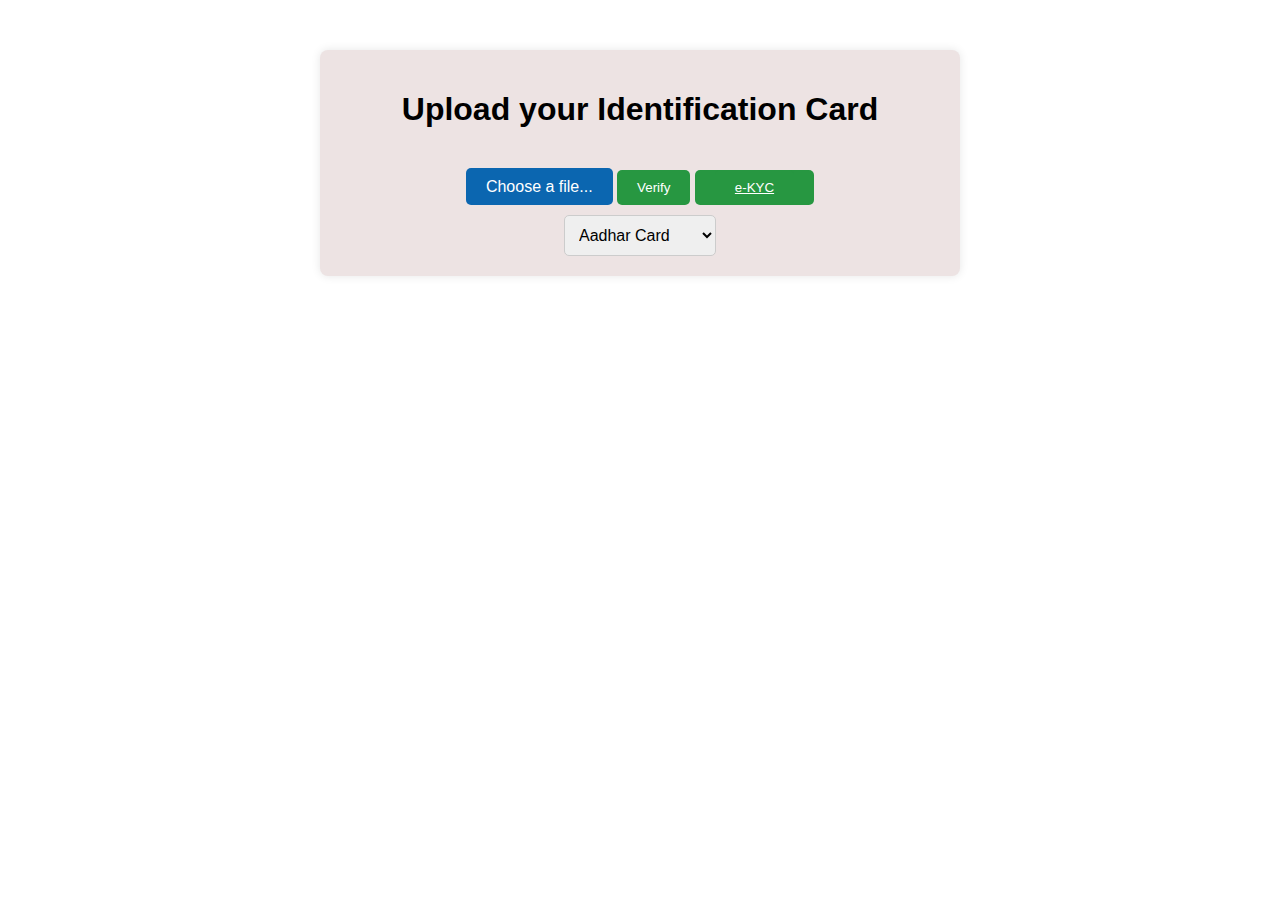
<file: templates/FileUpload.html>
<!DOCTYPE html>
<html lang="en">
<head>
    <meta charset="UTF-8">
    <meta name="viewport" content="width=device-width, initial-scale=1.0">
    <title>File Uploader</title>
    <script>
        function callDelayedAlert(msg) {
            setTimeout(function() {
                alert(msg);
            }, 5000); // 4000 milliseconds = 4 seconds
        }

        // Call the function with your desired message
        callDelayedAlert("Your Document has been verified succesfully. You can now proceed for e-KYC");
    </script>
    <style>
        body {
            font-family: Arial, sans-serif;
            background-color: #ffffff;
            margin: 0;
            padding: 0;
        }

        .container {
            max-width: 600px;
            margin: 50px auto;
            padding: 20px;
            background-color: #ede3e3;
            border-radius: 8px;
            box-shadow: 0 0 10px rgba(0, 0, 0, 0.1);
            text-align: center;
        }

        h1 {
            text-align: center;
        }

        form {
            text-align: center;
        }

        .inputfile {
            display: none;
        }

        label {
            background-color: #0b66b0;
            color: #fff;
            padding: 10px 20px;
            border-radius: 5px;
            cursor: pointer;
        }

        button,a {
            margin-top: 20px;
            background-color: #279741;
            color: #fff;
            border: none;
            padding: 10px 20px;
            border-radius: 5px;
            cursor: pointer;
            transition: background-color 0.3s ease;
        }

        button:hover {
            background-color: #218838;
        }
        select {
            padding: 10px;
            font-size: 16px;
            border-radius: 5px;
            border: 1px solid #ccc;
            outline: none;
            margin-top: 10px;
            /* align-items: end; */
            /* padding-top:0px; */
        
        }
    </style>
</head>
<body>
    <div class="container">
        <h1>Upload your Identification Card</h1>
        <form enctype="multipart/form-data">
            <input type="file" name="file" id="file" class="inputfile" />
            <label for="file">Choose a file...</label>
            <button type="submit" id="popupButton" onclick="callAlert('Succesfully Verified')">Verify</button>
            <button type="submit" ><a href="http://127.0.0.1:5000">e-KYC</a></button>
        </form>
        <select>
            <option value="id1">Aadhar Card</option>
            <option value="id2">Pan Card</option>
            <option value="id3">Driving License</option>
            <!-- Add more options as needed -->
        </select>
    </div>
    
</body>
</html>
</file>
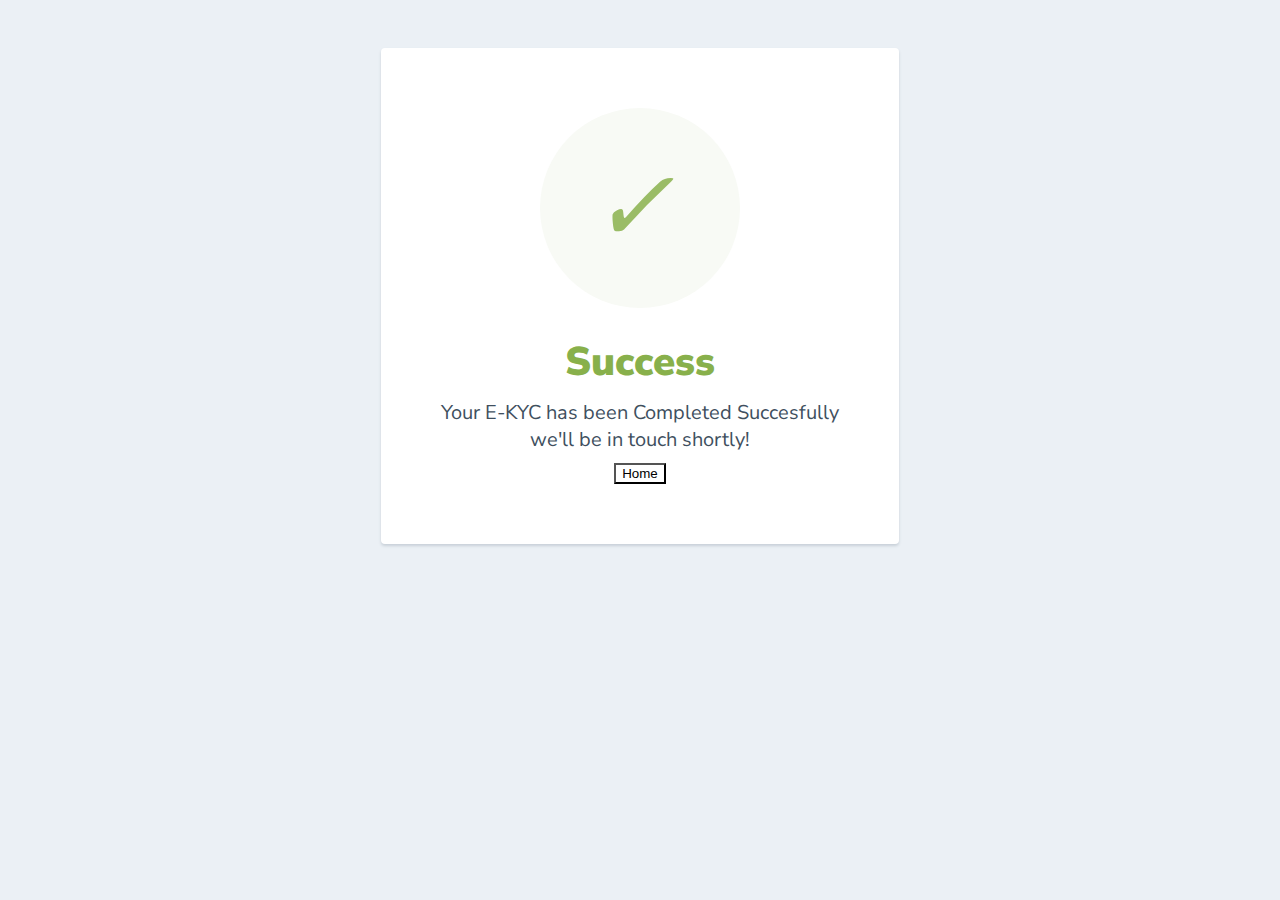
<file: templates/lastpage.html>
<html>
  <head>
    <link href="https://fonts.googleapis.com/css?family=Nunito+Sans:400,400i,700,900&display=swap" rel="stylesheet">
  </head>
    <style>
      body {
        text-align: center;
        padding: 40px 0;
        background: #EBF0F5;
      }
        h1 {
          color: #88B04B;
          font-family: "Nunito Sans", "Helvetica Neue", sans-serif;
          font-weight: 900;
          font-size: 40px;
          margin-bottom: 10px;
        }
        p {
          color: #404F5E;
          font-family: "Nunito Sans", "Helvetica Neue", sans-serif;
          font-size:20px;
          margin: 0;
        }
      i {
        color: #9ABC66;
        font-size: 100px;
        line-height: 200px;
        margin-left:-15px;
      }
      .card {
        background: white;
        padding: 60px;
        border-radius: 4px;
        box-shadow: 0 2px 3px #C8D0D8;
        display: inline-block;
        margin: 0 auto;
      }

      .btnqw{
        background: #ffffff;
        /* box-shadow: 2px; */
        font-weight: 100;
        font-family: Arial, Helvetica, sans-serif;
        margin-top: 10px;
      }
    </style>
    <body>
      <div class="card">
      <div style="border-radius:200px; height:200px; width:200px; background: #F8FAF5; margin:0 auto;">
        <i class="checkmark">✓</i>
      </div>
        <h1>Success</h1> 
        <p>Your E-KYC has been Completed Succesfully<br/> we'll be in touch shortly!</p>
        <a href="../Frontend/public/page1.html">
        <button class="btnqw">Home</button></a>
      </div>
    </body>
  
</html>
</file>
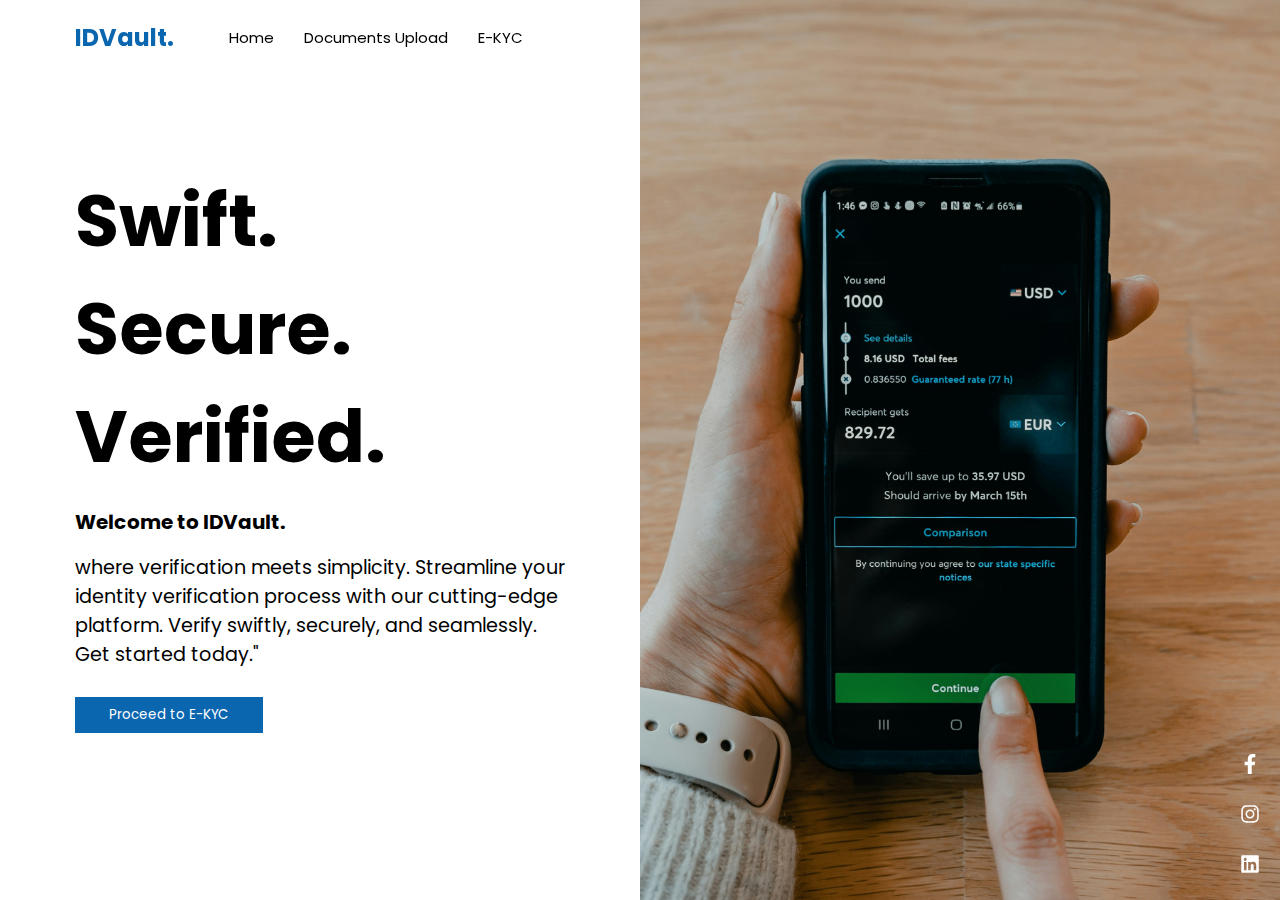
<file: Frontend/public/page1.html>
<!DOCTYPE html>
<html lang="en">

<head>
    <meta charset="UTF-8">
    <meta http-equiv="X-UA-Compatible" content="IE=edge">
    <meta name="viewport" content="width=device-width, initial-scale=1.0">
    <meta content='https://www.AlexSimpson.com/' property='og:url'/>
    <meta content="Confident and dedicated photographer with experience in both professional and freelance tography. Holds nearly 10 years of working experience with great variety in order to tackle any photography job quickly and effectively." property='og:description'> 
    <meta content="Alex Simpson" property='og:site_name'/>
    <meta name="Confident and dedicated photographer with experience in both professional and freelance tography. Holds nearly 10 years of working experience with great variety in order to tackle any photography job quickly and effectively..">
    <title>IDVault</title>    
    <link rel="preconnect" href="https://fonts.googleapis.com">
    <link rel="preconnect" href="https://fonts.gstatic.com" crossorigin>
    <link href="https://fonts.googleapis.com/css2?family=Poppins:wght@500&display=swap" rel="stylesheet">
    <link rel="stylesheet" href="../style/sstyle.css">
</head>

<body>

    <nav class="navbar">
        <div class="menu_left">
            <div class="logo">
                <h2>IDVault.</h2>
            </div>
            <div class="menu-li">
                <ul class="menu">
                    <li class="menu_list">
                        <a href="">Home</a>
                    </li>
                    <li class="menu_list">
                        <a href="../../templates/FileUpload.html">Documents Upload</a>
                    </li>
                    <li class="menu_list">
                        <a href="http://127.0.0.1:5000">E-KYC</a>
                    </li>
                    <li class="menu_list lg-hidden">
                        <a href="">Contact Us</a>
                    </li>
                </ul>
            </div>

        </div>
        <!-- <div class="menu_right">
            <a href="login.html" class="btn-contact sm-hidden">Login</a>
            <button onclick="toggleMenu()" class="btn-menubar lg-hidden">
                <svg xmlns="http://www.w3.org/2000/svg" viewBox="0 0 448 512">
                    ! Font Awesome Pro 6.2.1 by @fontawesome - https://fontawesome.com License - https://fontawesome.com/license (Commercial License) Copyright 2022 Fonticons, Inc.
                    <path
                        d="M0 96C0 78.3 14.3 64 32 64H416c17.7 0 32 14.3 32 32s-14.3 32-32 32H32C14.3 128 0 113.7 0 96zM0 256c0-17.7 14.3-32 32-32H416c17.7 0 32 14.3 32 32s-14.3 32-32 32H32c-17.7 0-32-14.3-32-32zM448 416c0 17.7-14.3 32-32 32H32c-17.7 0-32-14.3-32-32s14.3-32 32-32H416c17.7 0 32 14.3 32 32z" />
                </svg>
            </button>
        </div> -->
    </nav>

    <header class="header">
        <div class="text-content">
            <div class="main-text">
                <h1>Swift. Secure. Verified.</h1>
                <h5>Welcome to IDVault.</h5>
                <p>where verification meets simplicity. Streamline your identity verification process with our cutting-edge platform. Verify swiftly, securely, and seamlessly. Get started today."</p>
                <button >
                    <a class="btn-contact" href="../../templates/forms.html">Proceed to E-KYC</a></button>
            </div>
        </div>
        <div class="img-box">
            <img src="./photographq.jpg" alt="">

            <div class="social-icon">
                <ul class="social-menu">
                    <li class="icon-list">
                        <a href="">
                            <svg xmlns="http://www.w3.org/2000/svg" viewBox="0 0 320 512">
                                <!--! Font Awesome Pro 6.2.1 by @fontawesome - https://fontawesome.com License - https://fontawesome.com/license (Commercial License) Copyright 2022 Fonticons, Inc. -->
                                <path
                                    d="M279.14 288l14.22-92.66h-88.91v-60.13c0-25.35 12.42-50.06 52.24-50.06h40.42V6.26S260.43 0 225.36 0c-73.22 0-121.08 44.38-121.08 124.72v70.62H22.89V288h81.39v224h100.17V288z" />
                            </svg>
                        </a>
                    </li>
                    <li class="icon-list">
                        <a href="">
                            <svg xmlns="http://www.w3.org/2000/svg" viewBox="0 0 448 512">
                                <!--! Font Awesome Pro 6.2.1 by @fontawesome - https://fontawesome.com License - https://fontawesome.com/license (Commercial License) Copyright 2022 Fonticons, Inc. -->
                                <path
                                    d="M224.1 141c-63.6 0-114.9 51.3-114.9 114.9s51.3 114.9 114.9 114.9S339 319.5 339 255.9 287.7 141 224.1 141zm0 189.6c-41.1 0-74.7-33.5-74.7-74.7s33.5-74.7 74.7-74.7 74.7 33.5 74.7 74.7-33.6 74.7-74.7 74.7zm146.4-194.3c0 14.9-12 26.8-26.8 26.8-14.9 0-26.8-12-26.8-26.8s12-26.8 26.8-26.8 26.8 12 26.8 26.8zm76.1 27.2c-1.7-35.9-9.9-67.7-36.2-93.9-26.2-26.2-58-34.4-93.9-36.2-37-2.1-147.9-2.1-184.9 0-35.8 1.7-67.6 9.9-93.9 36.1s-34.4 58-36.2 93.9c-2.1 37-2.1 147.9 0 184.9 1.7 35.9 9.9 67.7 36.2 93.9s58 34.4 93.9 36.2c37 2.1 147.9 2.1 184.9 0 35.9-1.7 67.7-9.9 93.9-36.2 26.2-26.2 34.4-58 36.2-93.9 2.1-37 2.1-147.8 0-184.8zM398.8 388c-7.8 19.6-22.9 34.7-42.6 42.6-29.5 11.7-99.5 9-132.1 9s-102.7 2.6-132.1-9c-19.6-7.8-34.7-22.9-42.6-42.6-11.7-29.5-9-99.5-9-132.1s-2.6-102.7 9-132.1c7.8-19.6 22.9-34.7 42.6-42.6 29.5-11.7 99.5-9 132.1-9s102.7-2.6 132.1 9c19.6 7.8 34.7 22.9 42.6 42.6 11.7 29.5 9 99.5 9 132.1s2.7 102.7-9 132.1z" />
                            </svg>
                        </a>
                    </li>
                    <li class="icon-list">
                        <a href="">
                            <svg xmlns="http://www.w3.org/2000/svg" viewBox="0 0 448 512">
                                <!--! Font Awesome Pro 6.2.1 by @fontawesome - https://fontawesome.com License - https://fontawesome.com/license (Commercial License) Copyright 2022 Fonticons, Inc. -->
                                <path
                                    d="M416 32H31.9C14.3 32 0 46.5 0 64.3v383.4C0 465.5 14.3 480 31.9 480H416c17.6 0 32-14.5 32-32.3V64.3c0-17.8-14.4-32.3-32-32.3zM135.4 416H69V202.2h66.5V416zm-33.2-243c-21.3 0-38.5-17.3-38.5-38.5S80.9 96 102.2 96c21.2 0 38.5 17.3 38.5 38.5 0 21.3-17.2 38.5-38.5 38.5zm282.1 243h-66.4V312c0-24.8-.5-56.7-34.5-56.7-34.6 0-39.9 27-39.9 54.9V416h-66.4V202.2h63.7v29.2h.9c8.9-16.8 30.6-34.5 62.9-34.5 67.2 0 79.7 44.3 79.7 101.9V416z" />
                            </svg>
                        </a>
                    </li>
                </ul>
            </div>
        </div>
    </header>

    <script>
        function toggleMenu() {
            const menu_box = document.querySelector(".menu-li");
            const navbar = document.querySelector(".navbar");
            navbar.classList.toggle('active');
            menu_box.classList.toggle('active');
        }
    </script>
</body>

</html>
</file>
<file: Frontend/style/sstyle.css>
* {
    margin: 0;
    padding: 0;
    box-sizing: border-box;
    font-family: 'Poppins', sans-serif;
}

img {
    width: 100%;
    height: 100%;
}

a {
    text-decoration: none;
}

.navbar {
    position: fixed;
    width: 100%;
    z-index: 1;
    display: flex;
    justify-content: space-between;
    align-items: center;
    max-width: 1440px;
    margin: auto;
    padding: 20px 75px;
    transition: all 1s ease;
}

.logo h2 {
    color: #0b66b0;
}

.btn-menubar {
    outline: none;
    border: none;
    padding: 10px 10px 4px 10px;
    color: #fff;
    background-color: #0b66b0;
    display: flex;
}

.btn-menubar svg {
    width: 20px;
    height: 20px;
    fill: #fff;
    margin-bottom: 0;
}

.lg-hidden {
    display: none;
}

.menu_left {
    position: relative;
    display: flex;
    align-items: center;
    gap: 55px;

}

.btn-contact {
    border: none;
    outline: none;
    padding: 8px 18px;
    color: #fff;
    background-color: #0b66b0;
}

.menu-li .menu {
    list-style: none;
    display: flex;
    gap: 30px;
    width: 100%;
}



.menu-li .menu a {
    text-decoration: none;
    color: inherit;
    font-size: 15px;
}

/* .highlighted-text {
    background-image: url('[data-uri]');
    background-position: 50% 50%;
    padding-left: 20px;
    padding-right: 20px;
    padding-top: 5px;
    background-repeat: no-repeat;
    background-size: cover;
  } */




.header {
    position: relative;
    display: grid;
    grid-template-columns: 1fr 1fr;
    height: 100vh;
    overflow: hidden;
}

.text-content {
    padding: 0px 75px;
    align-self: center;
}

.text-content .main-text h1 {
    font-size: 4.5rem;
    margin-bottom: 1rem;
}

.text-content .main-text h5 {
    font-size: 1.25rem;
    margin-bottom: 1rem;
}

.text-content .main-text p {
    font-size: 1.2rem;
    margin-bottom: 1.75rem;

}

.text-content .main-text button {
    border: none;
    outline: none;
    padding: 8px 16px;
    color: #fff;
    background-color: #0b66b0;
}

.img-box img {
    object-fit: cover;
}


.social-icon {
    position: absolute;
    display: flex;
    align-items: flex-end;
    bottom: 0;
    right: 0;
}

.social-menu {
    padding: 0px 20px;
}

.icon-list {
    list-style: none;
    text-align: center;
    margin: 15px 0px;
    padding: 4px 0px;
}

.icon-list a svg {
    width: 20px;
    height: 20px;
    fill: #fff;
}

@media (max-width:900px) {
    .sm-hidden {
        display: none;
    }

    .lg-hidden {
        display: block;
    }

    .navbar {
        padding: 10px 25px;
    }

    .menu-li {
        position: fixed;
        top: -550px;
        left: 0px;
        color: inherit;
        background-color: #fff;
        padding: 10px 25px;
        width: 100%;
        opacity: 0;
        z-index: -1;
        visibility: hidden;
        transition: all 1s ease;
        transform-origin: bottom;
    }

    .navbar.active {
        background-color: #fff;
    }

    .menu-li.active {
        left: 0;
        top: 60px;
        opacity: 1;
        visibility: visible;
    }

    .menu-li .menu {
        flex-direction: column;
        gap: 10px;
        width: 100%;
    }

}

@media (max-width:1200px) {
    .text-content .main-text h1 {
        font-size: 3rem;
        margin-bottom: 0px;
    }

    .text-content .main-text p {
        font-size: 1rem;
        margin-bottom: 8px;
    }
}

@media (max-width:900px) {
    .header {
        display: flex;
        align-items: flex-end;
    }

    .text-content {
        color: #fff;
        align-self: auto;
        padding: 40px 40px;
    }

    .text-content .main-text h1 {
        font-size: 2.5rem;
        margin-bottom: 0.5rem;
    }

    .text-content .main-text h5 {
        margin-bottom: 0.5rem;
    }

    .text-content .main-text p {
        font-size: 1rem;
        margin-bottom: 1.5rem;
    }

    .img-box {
        position: absolute;
        top: 0px;
        z-index: -1;
        left: 0px;
        width: 100%;
        height: 100vh;
    }
}

@media (max-width:500px) {
    .text-content {
        padding: 20px 15px;
    }

    .text-content .main-text h1 {
        font-size: 2rem;
    }

    .social-icon {
        display: none;
    }
}
</file>
